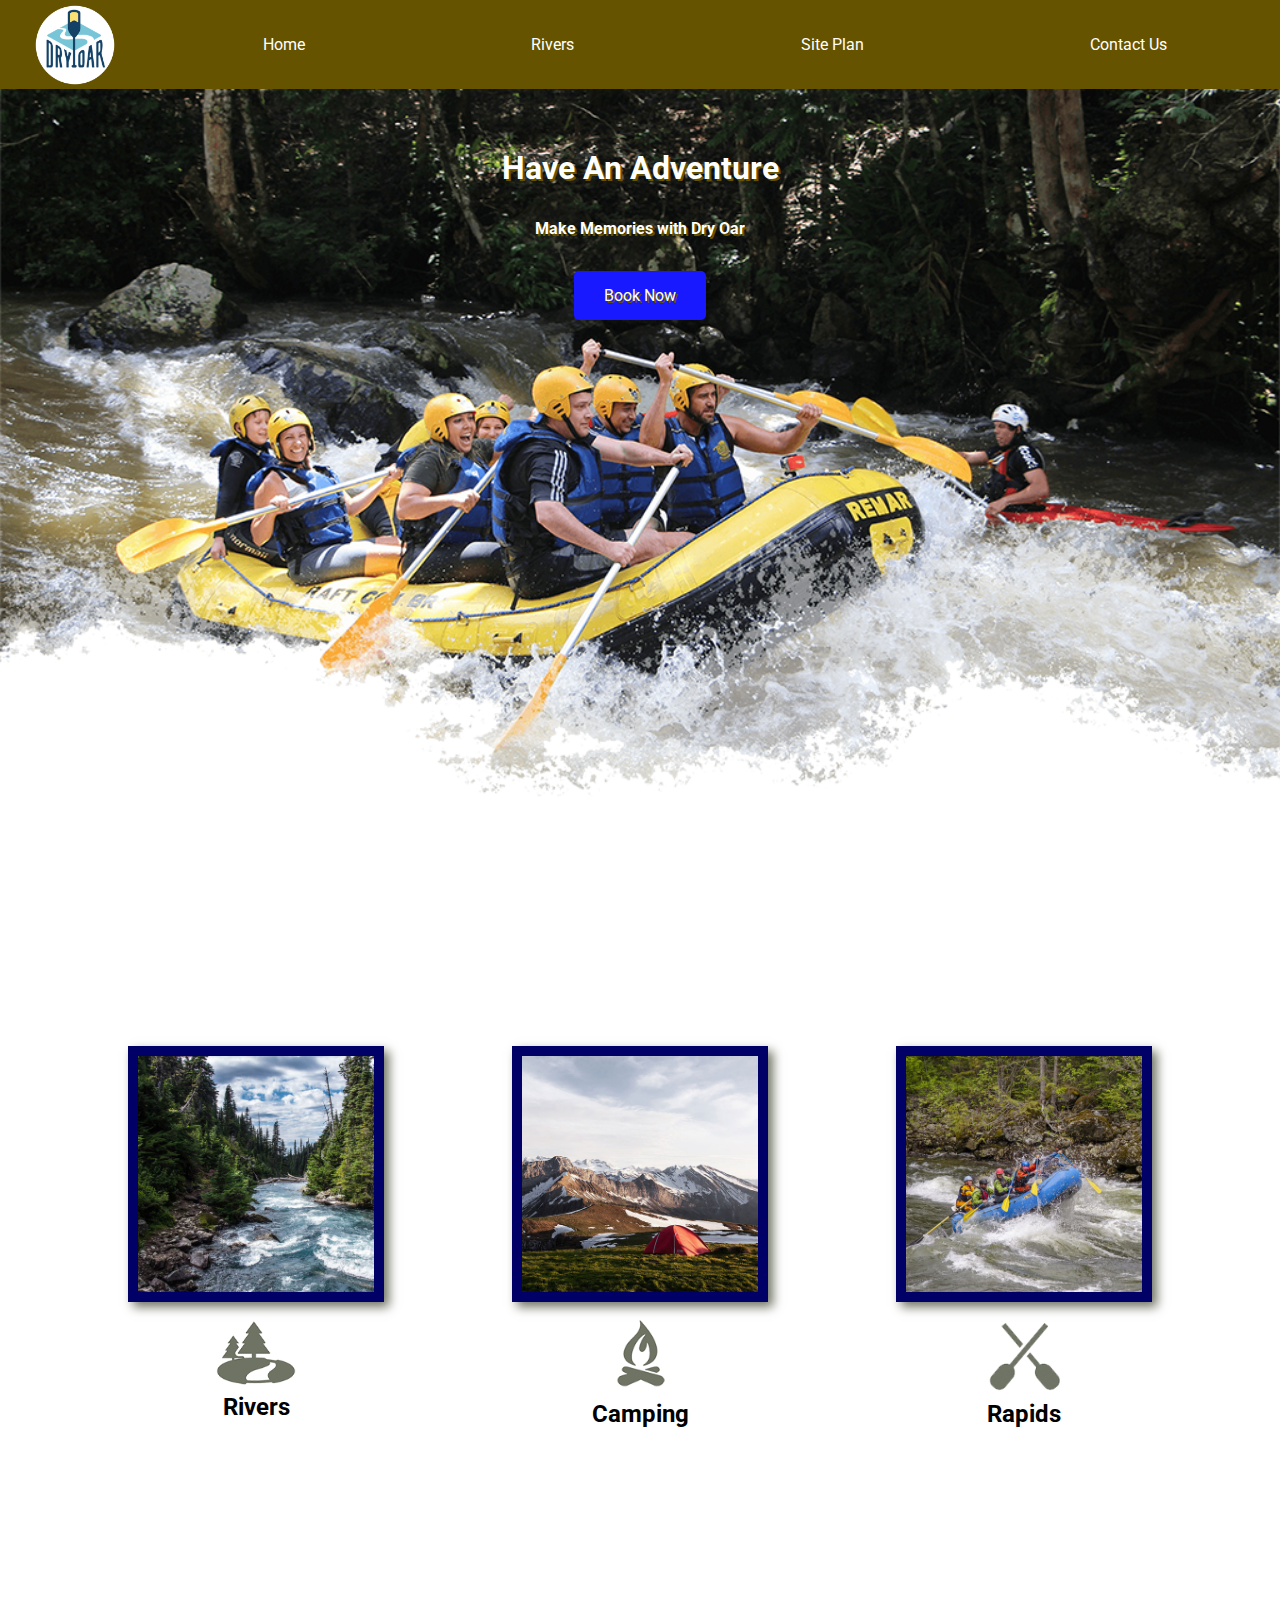
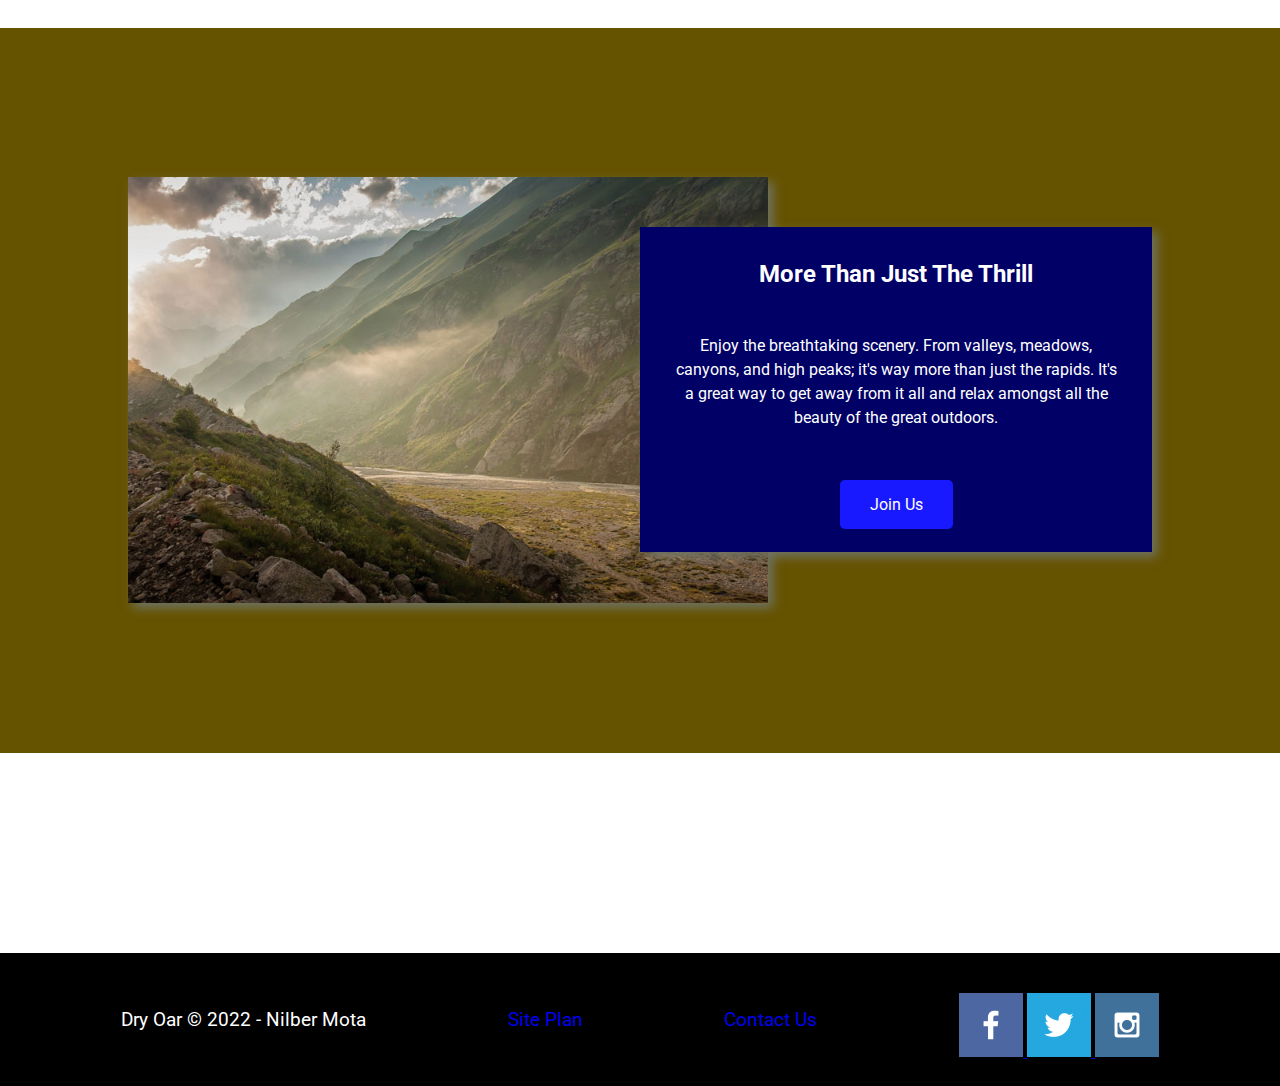
<file: wwr/index.html>
<!DOCTYPE html>
<html lang="en">

<head>
  <meta charset="UTF-8">
  <meta http-equiv="X-UA-Compatible" content="IE=edge">
  <meta name="viewport" content="width=device-width, initial-scale=1.0">
  <link rel="stylesheet" href="./styles/style.css">
  <title>Whitewater Rafting Vacations | Dry Oar Boating | Home</title>
</head>

<body>
  <div id="content">
    <header>
      <a id="logo_link" href="/index.html">
        <img class="logo" src="images/logo.jpg" alt="Dry Oar Logo">
      </a>

      <nav>
        <a href="index.html">Home</a>
        <a href="rivers.html">Rivers</a>
        <a href="site-plan-rafting.html">Site Plan</a>
        <a href="contactus.html">Contact Us</a>
      </nav>
    </header>

    <div id="hero">
      <div id="hero-box">
        <img id="hero-img" src="images/hero.png" alt="People enjoying white water rafting">
      </div>
      <section id="hero-msg">
        <h1 class="home-title">Have An Adventure</h1>
        <h4>Make Memories with Dry Oar </h4>
        <div class='button-box'>
          <a class='book' href="rates.html">Book Now</a>
        </div>
      </section>
    </div>

    <main class="home-grid">
      <section class="rivers-card">
        <img class="card-img" src="images/rivers.jpg" alt="river in forest">
        <img class="icon" src="images/river_icon.png" alt="river icon">
        <h2>Rivers</h2>
      </section>
      <section class="camping-card">
        <img class="card-img" src="images/camping.jpg" alt="tent in mountains">
        <img class="icon" src="images/fire_icon.png" alt="fire icon">
        <h2>Camping</h2>
      </section>
      <section class="rapids-card">
        <img class="card-img" src="images/rapids.jpg" alt="rafting boat">
        <img class="icon" src="images/oars.png" alt="oars icon">
        <h2>Rapids</h2>
      </section>

      <div id="background"></div>

      <img class="mountains" src="images/mountains.jpg" alt="Misty mountains">
      <section class="msg">
        <h2>More Than Just The Thrill</h2>
        <p>Enjoy the breathtaking scenery. From valleys, meadows, canyons, and high peaks; it's way more than just the rapids. It's a great way to get away from it all and relax amongst all the beauty of the great outdoors. </p>
        <a class='join' href="rivers.html">Join Us</a>
      </section>
    </main>

    <footer>
      <p>Dry Oar &copy; 2022 - Nilber Mota</p>
      <p><a href="site-plan-rafting.html">Site Plan</a></p>
      <p><a href="contactus.html">Contact Us</a></p>
      <div class="social">
        <a href="https://facebook.com" target="_blank">
          <img src="images/facebook.png" alt="fb icon">
        </a>
        <a href="https://twitter.com" target="_blank">
          <img src="images/twitter.png" alt="twitter icon">
        </a>
        <a href="https://instagram.com" target="_blank">
          <img src="images/instagram.png" alt="instagram icon">
        </a>
      </div>
    </footer>
  </div>
</body>

</html>
</file>
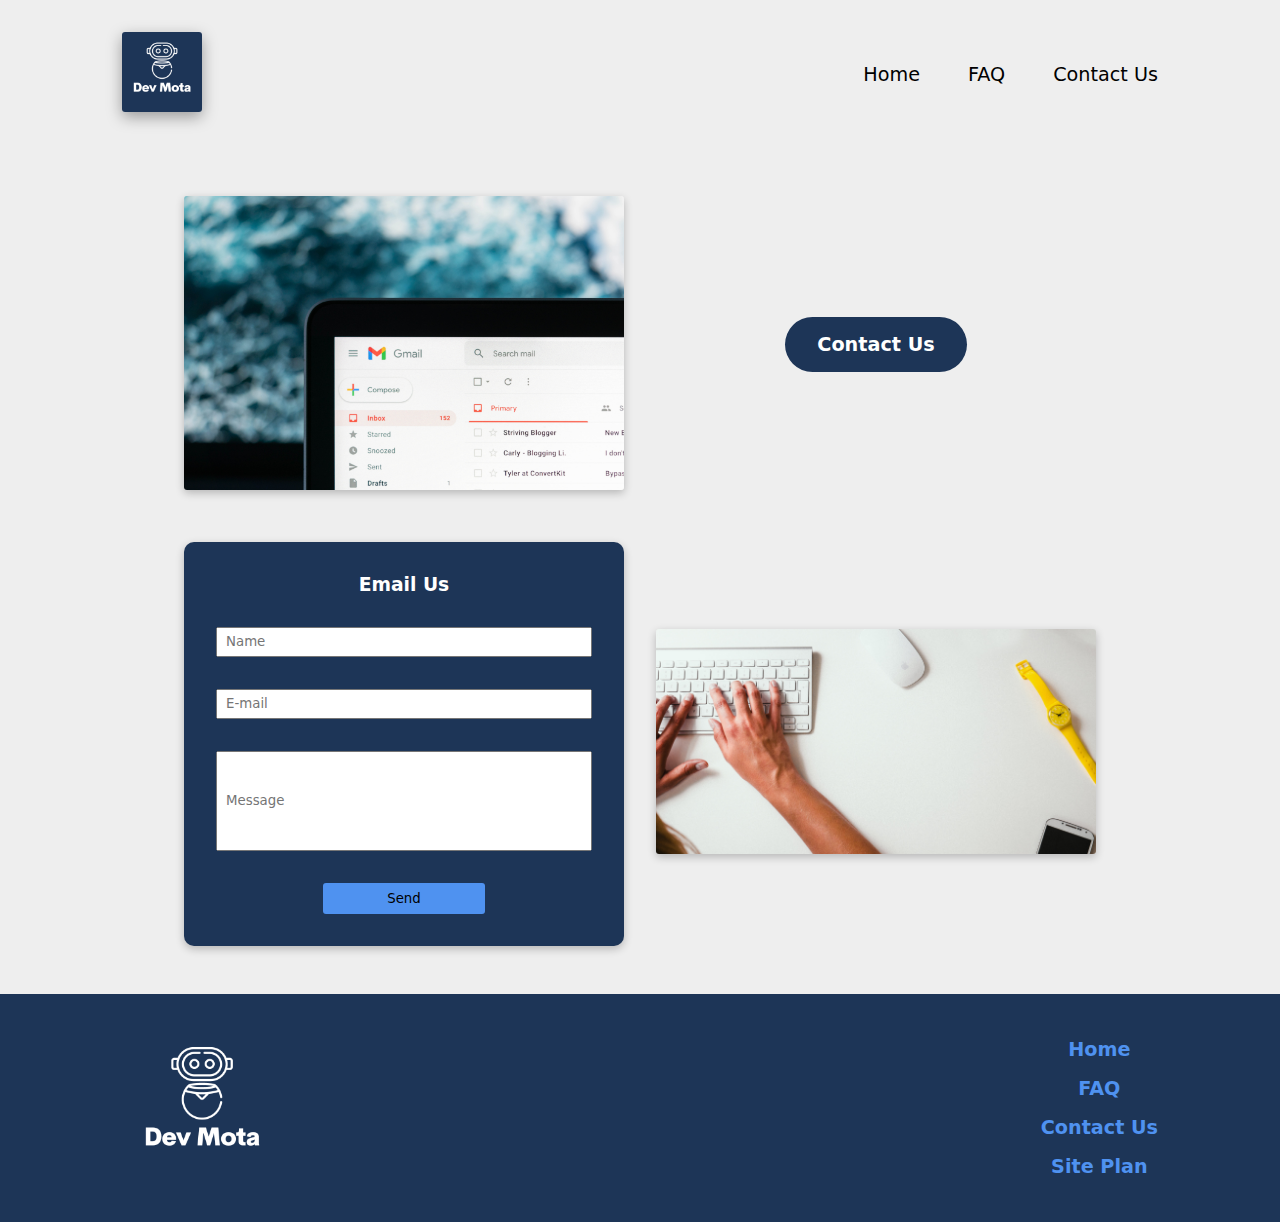
<file: devmota/pages/ContactUs/index.html>
<!DOCTYPE html>
<html lang="en">

<head>
  <meta charset="UTF-8">
  <meta http-equiv="X-UA-Compatible" content="IE=edge">
  <meta name="viewport" content="width=device-width, initial-scale=1.0">
  <link rel="stylesheet" href="../../global.css">
  <link rel="stylesheet" href="../../styles/contactUs.css">
  <title>Page3</title>
</head>

<body>
  <header>
    <a id="logo" href="/index.html"><img src="../../assets/images/logo.png" alt="Logo"></a>

    <nav id="menu">
      <li class="menuItem"><a href="/">Home</a></li>
      <li class="menuItem"><a href="/pages/Faq/">FAQ</a></li>
      <li class="menuItem"><a href="/pages/ContactUs/">Contact Us</a></li>
    </nav>
  </header>

  <main>
    <section class="imageAndButton">
      <div class="img1"><img src="../../assets/images/contact-image1.jpg" alt=""></div>
      <div class="button">
        <button>Contact Us</button>
      </div>
    </section>

    <section class="formAndImage">
      <div class="formContainer">
        <h3>Email Us</h3>
        <input class="input-type1" type="text" placeholder="Name">
        <input class="input-type1" type="email" placeholder="E-mail">
        <input class="msg-input" type="text" placeholder="Message">
        <button type="submit">Send</button>
      </div>
      <div class="img2"><img src="../../assets/images/contact-image2.jpg" alt=""></div>
    </section>
  </main>

  <footer>
    <a id="logoFooter" href="/index.html"><img src="../../assets/images/logo.png" alt="Logo"></a>

    <nav id="footerNav">
      <li class="footerItem"><a href="/">Home</a></li>
      <li class="footerItem"><a href="/pages/Faq/">FAQ</a></li>
      <li class="footerItem"><a href="/pages/ContactUs/">Contact Us</a></li>
      <li class="footerItem"><a href="/site-plan.html">Site Plan</a></li>

    </nav>
  </footer>
</body>

</html>
</file>
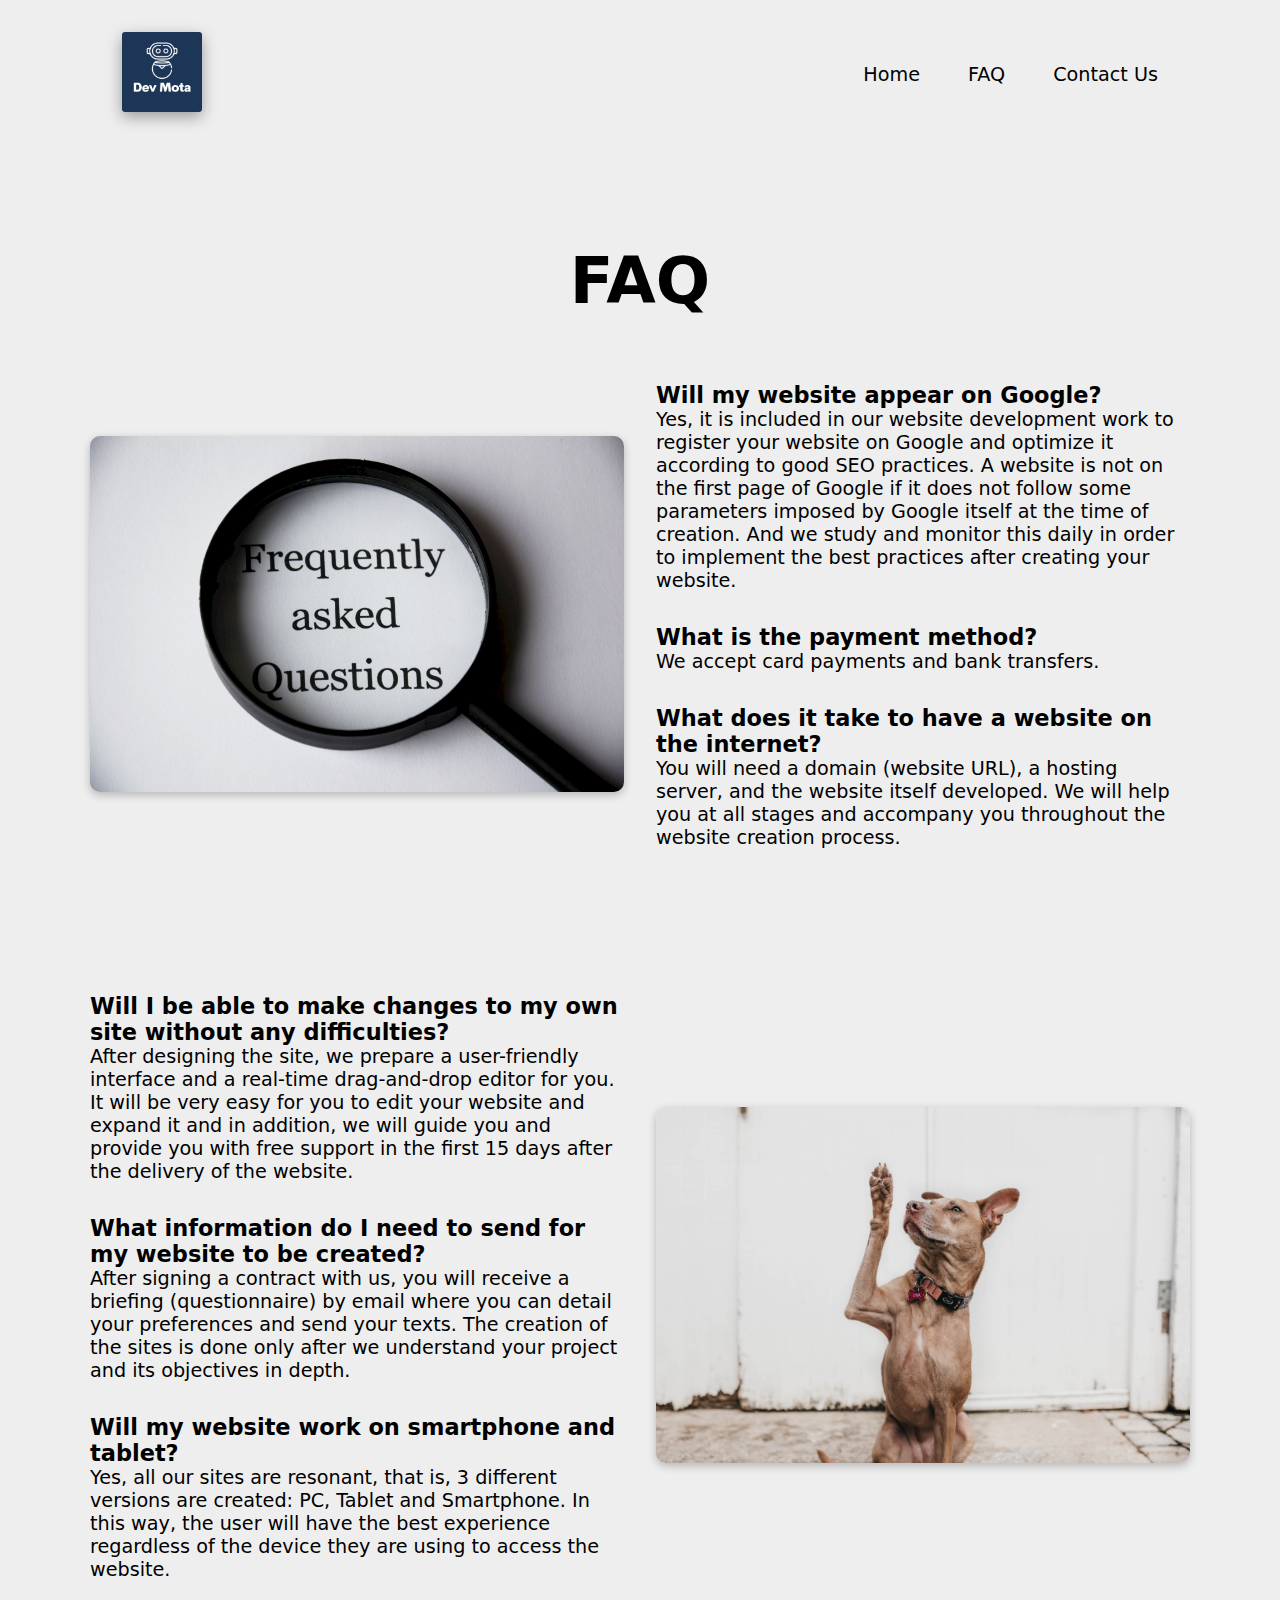
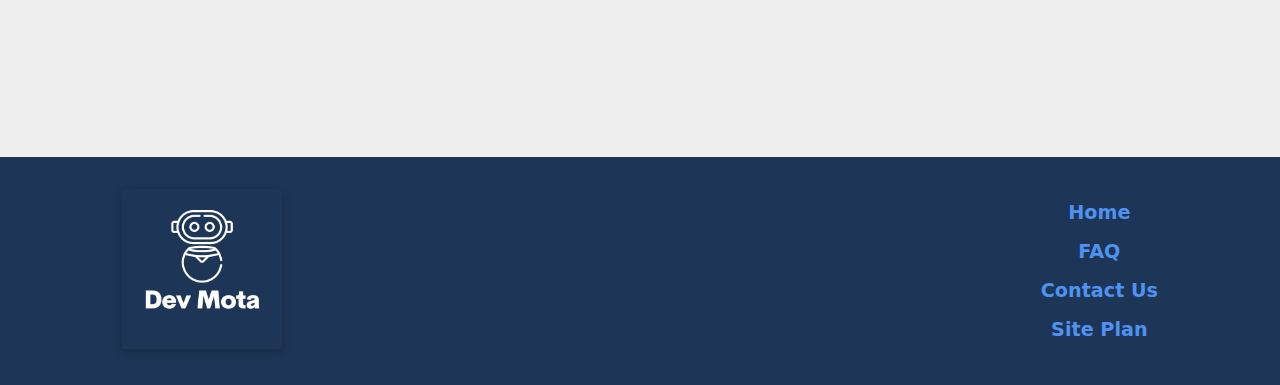
<file: devmota/pages/Faq/index.html>
<!DOCTYPE html>
<html lang="en">

<head>
  <meta charset="UTF-8">
  <meta http-equiv="X-UA-Compatible" content="IE=edge">
  <meta name="viewport" content="width=device-width, initial-scale=1.0">
  <link rel="stylesheet" href="../../global.css">
  <link rel="stylesheet" href="../../styles/faq.css">
  <title>Faq</title>
</head>

<body>
  <header>
    <a id="logo" href="/index.html"><img src="../../assets/images/logo.png" alt="Logo"></a>

    <nav id="menu">
      <li class="menuItem"><a href="/">Home</a></li>
      <li class="menuItem"><a href="/pages/Faq/">FAQ</a></li>
      <li class="menuItem"><a href="/pages/ContactUs/">Contact Us</a></li>
    </nav>
  </header>

  <main>
    <section class="faq">
      <h1>FAQ</h1>

      <div class="faq1">
        <div class="img1"><img src="../../assets/images/faq-image1.jpg" alt=""></div>
        <div class="text">
          <div class="question">
            <h3>Will my website appear on Google?</h3>
            <p>Yes, it is included in our website development work to register your website on Google and optimize it according to good SEO practices.

              A website is not on the first page of Google if it does not follow some parameters imposed by Google itself at the time of creation. And we study and monitor this daily in order to implement the best practices after creating your website.</p>
          </div>

          <div class="question">
            <h3>What is the payment method?</h3>
            <p>We accept card payments and bank transfers.</p>
          </div>

          <div class="question">
            <h3>What does it take to have a website on the internet?</h3>
            <p>You will need a domain (website URL), a hosting server, and the website itself developed. We will help you at all stages and accompany you throughout the website creation process.</p>
          </div>


        </div>
      </div>

      <div class="faq2">

        <div class="text">
          <div class="question">
            <h3>Will I be able to make changes to my own site without any difficulties?</h3>
            <p>After designing the site, we prepare a user-friendly interface and a real-time drag-and-drop editor for you. It will be very easy for you to edit your website and expand it and in addition, we will guide you and provide you with free support in the first 15 days after the delivery of the website.</p>
          </div>
          <div class="question">
            <h3>What information do I need to send for my website to be created?</h3>
            <p>After signing a contract with us, you will receive a briefing (questionnaire) by email where you can detail your preferences and send your texts. The creation of the sites is done only after we understand your project and its objectives in depth.</p>
          </div>
          <div class="question">
            <h3>Will my website work on smartphone and tablet?</h3>
            <p>Yes, all our sites are resonant, that is, 3 different versions are created: PC, Tablet and Smartphone. In this way, the user will have the best experience regardless of the device they are using to access the website.</p>
          </div>
        </div>
        <div class="img2"><img src="../../assets/images/faq-image2.jpg" alt=""></div>

      </div>
    </section>
  </main>

  <footer>
    <a id="logoFooter" href="/index.html"><img src="../../assets/images/logo.png" alt="Logo"></a>

    <nav id="footerNav">
      <li class="footerItem"><a href="/">Home</a></li>
      <li class="footerItem"><a href="/pages/Faq/">FAQ</a></li>
      <li class="footerItem"><a href="/pages/ContactUs/">Contact Us</a></li>
      <li class="footerItem"><a href="/site-plan.html">Site Plan</a></li>

    </nav>
  </footer>
</body>

</html>
</file>
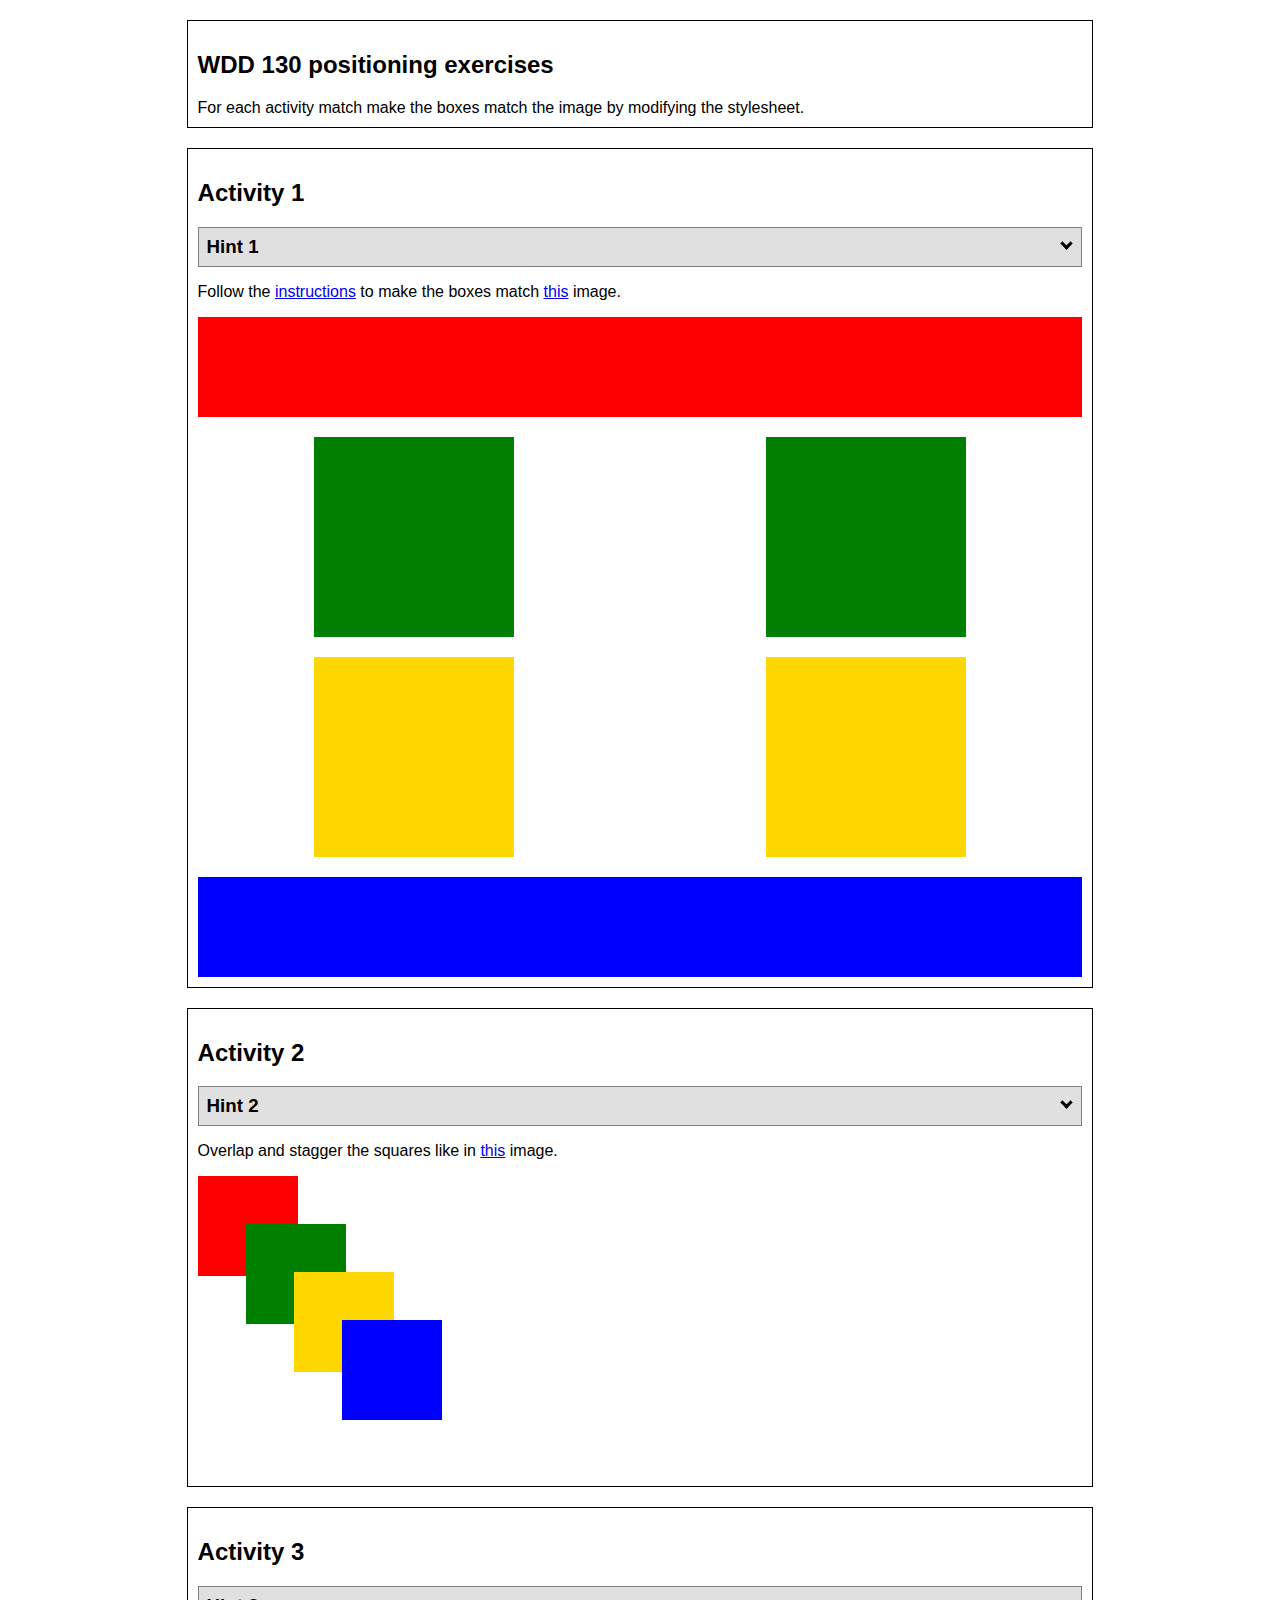
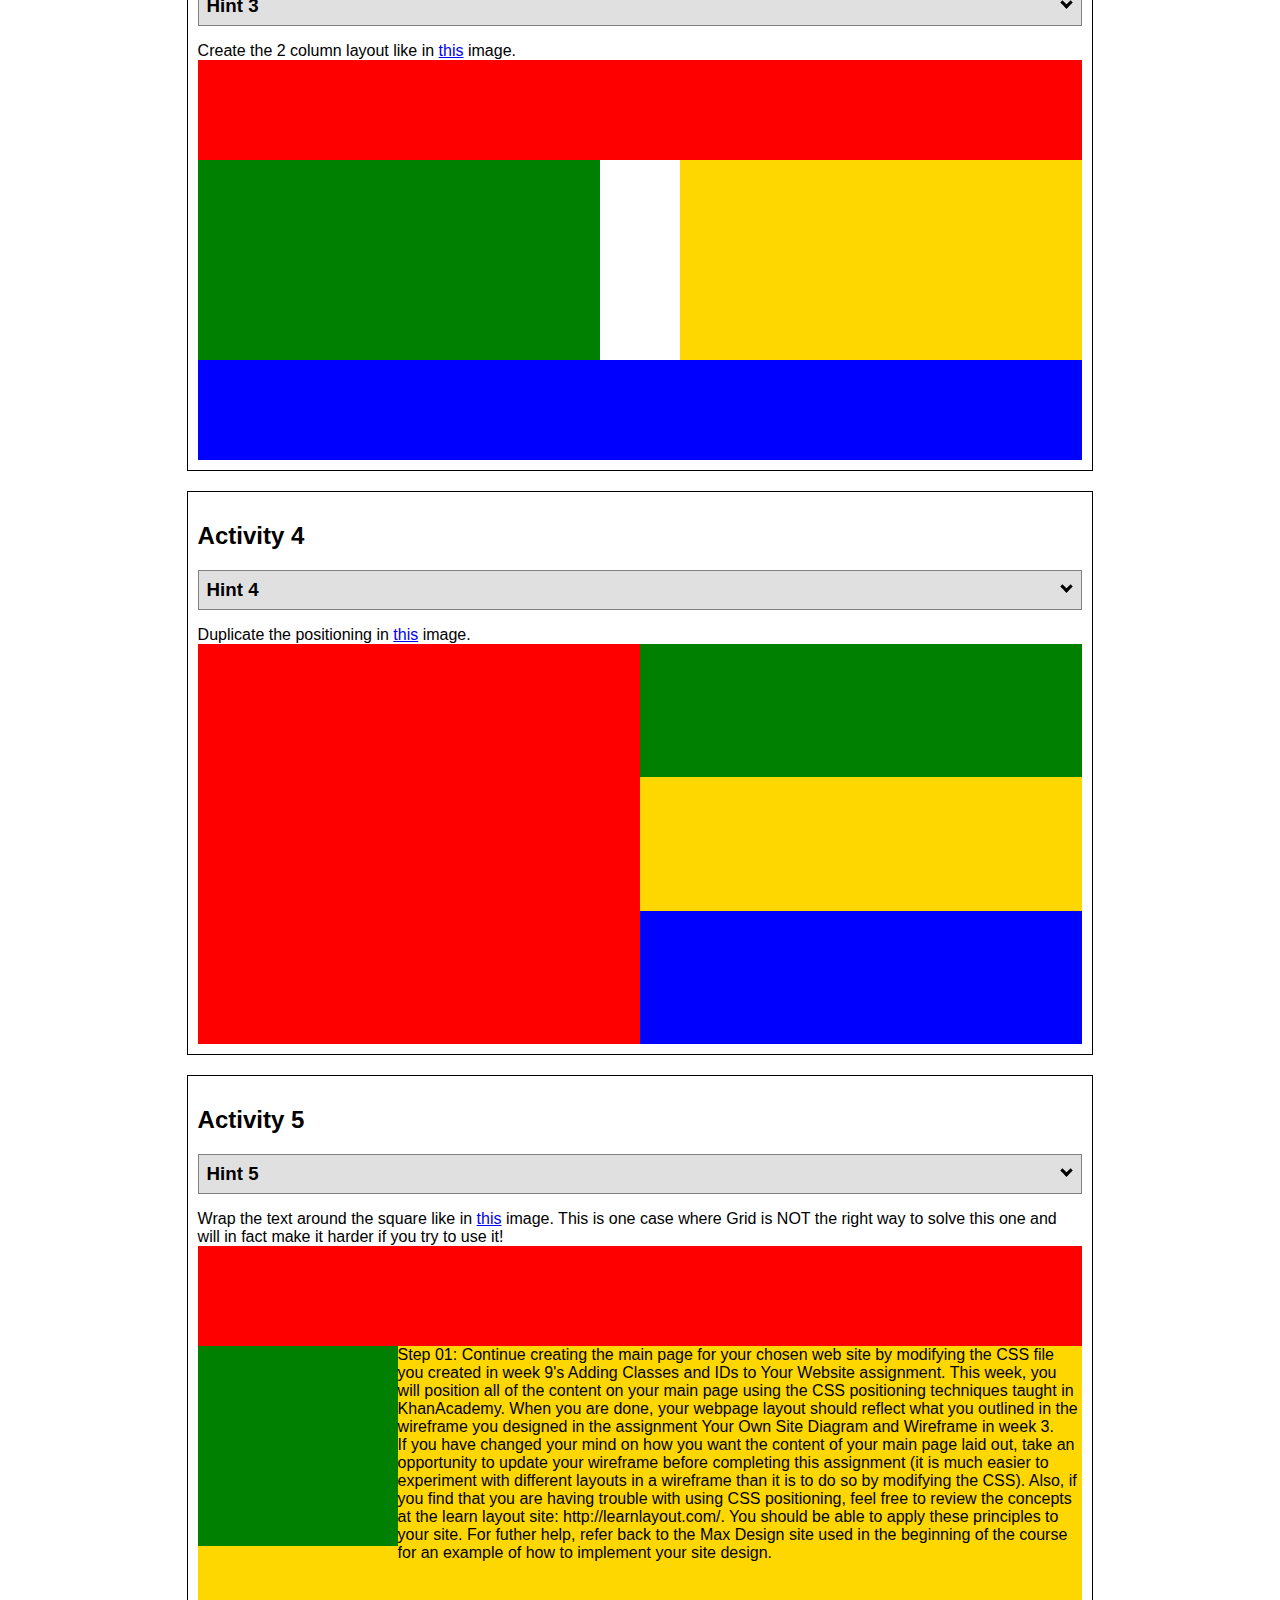
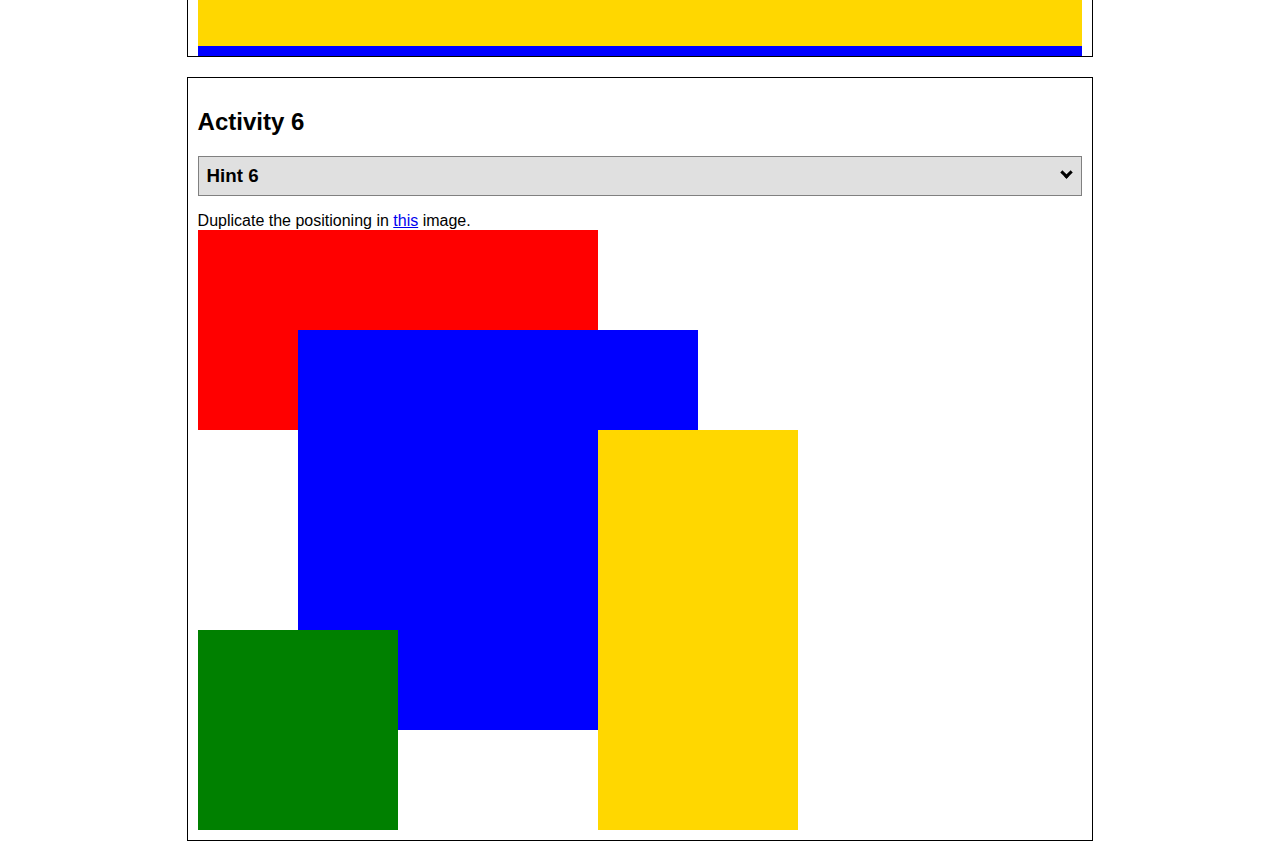
<file: positioning.html>
<!DOCTYPE html>
<html lang="en">
  <head>
    <!-- HTML - Name: positioning.html -->
    <title>Positioning Activity</title>
    <link rel="stylesheet" type="text/css" href="positionstyles.css" />
  </head>
  <body>
    <div class="activity">
      <h2>WDD 130 positioning exercises</h2>
      For each activity match make the boxes match the image by modifying the stylesheet.</div>
    <div class="activity">
      <h2>Activity 1</h2>
      <section class="hint"><input type="checkbox" ><i></i> <h3>Hint 1</h3><div><p>Check out the <a href="https://byui-wdd.github.io/wdd130/activities/w06-css-positioning.html" target="_blank">activity instructions</a> in Ilearn!</p></div></section>
      <p>Follow the <a href="https://byui-wdd.github.io/wdd130/activities/w06-css-positioning.html" target="_blank">instructions</a> to make the boxes match  <a href="https://byui-wdd.github.io/wdd130/images/example1.png" target="_blank">this</a> image.</p>
      <div class="content1" >
        <div class="red1" ></div>
        <div class="green1" ></div>
        <div class="green1" ></div>
        <div class="yellow1"></div>
        <div class="yellow1"></div>
        <div class="blue1"></div>
      </div>
    </div>
    <div class="activity">
      <h2>Activity 2</h2>
      <section class="hint"><input type="checkbox" > <h3>Hint 2</h3><i></i><div><p>Remember that the best way to shift elements around slightly on the page is with Margins.  You could also use Grid.  Either would work for this. If you choose margin, you can use a <em>negative</em> margin. (ie margin-top: -20px;)</p><h4>Properties used:</h4><ul><li>margin-top, margin-left</li><li>...or...</li><li>grid-template-columns: 50px 50px 50px 50px 50px </li></ul></div></section>
      <p>Overlap and stagger the squares like in <a href="https://byui-wdd.github.io/wdd130/images/example2.png" target="_blank">this</a> image.</p>
      <div class="content2" >
        <div class="red2" ></div>
        <div class="green2" ></div>
        <div class="yellow2"></div>
        <div class="blue2"></div>
      </div>
    </div>
    <div class="activity">
      <h2>Activity 3</h2>
      <section class="hint"><input type="checkbox" > <h3>Hint 3</h3><i></i><div><p>This one is going to be best solved with CSS Grid. Remember to make the boxes the right width first...then start moving them around. </p><h4>Properties used:</h4><ul><li>display:grid;</li><li>grid-template-columns:</li><li>grid-column-gap:</li>
        <li>grid-column:</li>  </ul></div></section>
      Create the 2 column layout like in <a href="https://byui-wdd.github.io/wdd130/images/example3.png" target="_blank">this</a>  image.
      <div class="content3" >
        <div class="red3" ></div>
        <div class="green3" ></div>
        <div class="yellow3"></div>
        <div class="blue3"></div>
      </div>
    </div>
    <div class="activity">
      <h2>Activity 4</h2>
      <section class="hint"><input type="checkbox" > <h3>Hint 4</h3><i></i><div><p>For the others we have been primarily concerned with width. For this one you will need to adjust height as well. </p><h4>Properties used:</h4><ul><li>display:grid;</li><li>grid-template-columns:</li><li>grid-row:</li></ul></div></section>
      Duplicate the positioning in <a href="https://byui-wdd.github.io/wdd130/images/example4.png" target="_blank">this</a> image. 
      <div class="content4" >
        <div class="red4" ></div>
        <div class="green4" ></div>
        <div class="yellow4"></div>
        <div class="blue4"></div>
      </div>
    </div>

    <div class="activity">
      <h2>Activity 5</h2>
      <section class="hint"><input type="checkbox" > <h3>Hint 5</h3><i></i><div><p>Grid is <strong>not</strong> the right way to do this.  In fact there is only one way to really do that...and that is with float. Remember that we float the thing we want the text to wrap around.  Also remember to start by making all the shapes the right size and shape.</p><h4>Properties used:</h4><ul><li>float: left;</li></ul></div></section>
      Wrap the text around the square like in <a href="https://byui-wdd.github.io/wdd130/images/example5.png" target="_blank">this</a> image. This is one case where Grid is NOT the right way to solve this one and will in fact make it harder if you try to use it!
      <div class="content5" >
        <div class="red5" ></div>
        <div class="green5" ></div>
        <div class="yellow5">Step 01: Continue creating the main page for your chosen web site by modifying the CSS file you created in week 9's Adding Classes and IDs to Your Website assignment. This week, you will position all of the content on your main page using the CSS positioning techniques taught in KhanAcademy. When you are done, your webpage layout should reflect what you outlined in the wireframe you designed in the assignment Your Own Site Diagram and Wireframe in week 3. <br />
          If you have changed your mind on how you want the content of your main page laid out, take an opportunity to update your wireframe before completing this assignment (it is much easier to experiment with different layouts in a wireframe than it is to do so by modifying the CSS). Also, if you find that you are having trouble with using CSS positioning, feel free to review the concepts at the learn layout site: http://learnlayout.com/. You should be able to apply these principles to your site. For futher help, refer back to the Max Design site used in the beginning of the course for an example of how to implement your site design.</div>
        <div class="blue5"></div>
      </div>
    </div>
    <div class="activity">
      <h2>Activity 6</h2>
      <section class="hint"><input type="checkbox" > <h3>Hint 6</h3><i></i><div><p>This one is all about visualizing the grid behind the layout. If you are having a hard time doing that first: all the sizes are even multiples of 100, and second here is another example with the lines drawn: <a href="https://byui-wdd.github.io/wdd130/images/example6-hint.png" target="_blank">example 6 with lines</a>. For this one you will find it easiest if you use px for the column width. You can also use <kbd>z-index</kbd> to control the element layering.    </p><h4>Properties used:</h4><ul><li>display:grid;</li><li>grid-template-columns:</li><li>grid-column:</li><li>grid-row:</li><li><a href="https://www.w3schools.com/cssref/pr_pos_z-index.asp" target="_blank">z-index:</a></li></ul></div></section>
      Duplicate the positioning in <a href="https://byui-wdd.github.io/wdd130/images/example6.png" target="_blank">this</a> image.
      <div class="content6" >
        <div class="red6" ></div>
        <div class="green6" ></div>
        <div class="yellow6"></div>
        <div class="blue6"></div>
      </div>
    </div>
  </body>
</html>
</file>
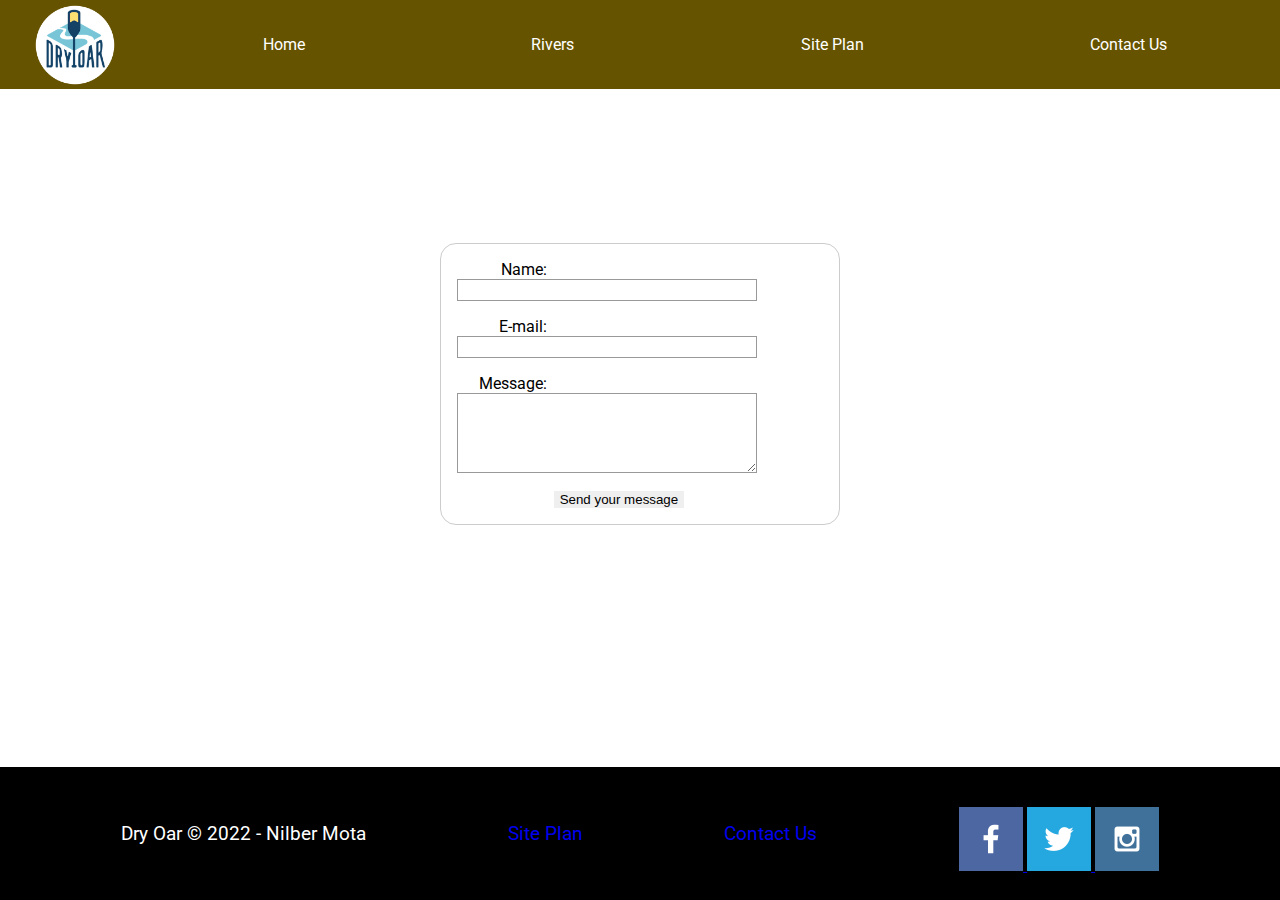
<file: wwr/contactus.html>
<!DOCTYPE html>
<html lang="en">

<head>
  <meta charset="UTF-8">
  <meta http-equiv="X-UA-Compatible" content="IE=edge">
  <meta name="viewport" content="width=device-width, initial-scale=1.0">
  <link rel="stylesheet" href="./styles/style.css">
  <title>Whitewater Rafting Vacations | Dry Oar Boating | Contact Us</title>
</head>

<body>
  <div id="content">
    <header>
      <a id="logo_link" href="/index.html">
        <img class="logo" src="images/logo.jpg" alt="Dry Oar Logo">
      </a>

      <nav>
        <a href="index.html">Home</a>
        <a href="rivers.html">Rivers</a>
        <a href="site-plan-rafting.html">Site Plan</a>
        <a href="contactus.html">Contact Us</a>
      </nav>
    </header>

    <main class="contact-flex">
      <div id="feedback"></div>
      <form action="/my-handling-form-page" method="post">
        <ul>
          <li>
            <label for="name">Name:</label>
            <input type="text" id="name" name="user_name" />
          </li>
          <li>
            <label for="mail">E-mail:</label>
            <input type="email" id="mail" name="user_email" />
          </li>
          <li>
            <label for="msg">Message:</label>
            <textarea id="msg" name="user_message"></textarea>
          </li>
          <li class="button">
            <button type="submit">Send your message</button>
          </li>
        </ul>
      </form>
    </main>

    <footer>
      <p>Dry Oar &copy; 2022 - Nilber Mota</p>
      <p><a href="site-plan-rafting.html">Site Plan</a></p>
      <p><a href="contactus.html">Contact Us</a></p>
      <div class="social">
        <a href="https://facebook.com" target="_blank">
          <img src="images/facebook.png" alt="fb icon">
        </a>
        <a href="https://twitter.com" target="_blank">
          <img src="images/twitter.png" alt="twitter icon">
        </a>
        <a href="https://instagram.com" target="_blank">
          <img src="images/instagram.png" alt="instagram icon">
        </a>
      </div>
    </footer>
  </div>
</body>

<script>
  // get the feedback div element so we can do something with it.
  const feedbackElement = document.getElementById('feedback');
  // get the form so we can read what was entered in it.
  const formElement = document.forms[0];
  // add a 'listener' to wait for a submission of our form. When that happens run the code below.
  formElement.addEventListener('submit', function(e) {
    // stop the form from doing the default action.
    e.preventDefault();
    // set the contents of our feedback element to a message letting the user know the form was submitted successfully. Notice that we pull the name that was entered in the form to personalize the message!
    feedbackElement.innerHTML = 'Hello ' + formElement.user_name.value + '! Thank you for your message. We will get back with you as soon as possible!';
    // make the feedback element visible.
    feedbackElement.style.display = "block";
    // add a class to move everything down so our message doesn't cover it.
    document.body.classList.toggle('moveDown');
  });
</script>

</html>
</file>
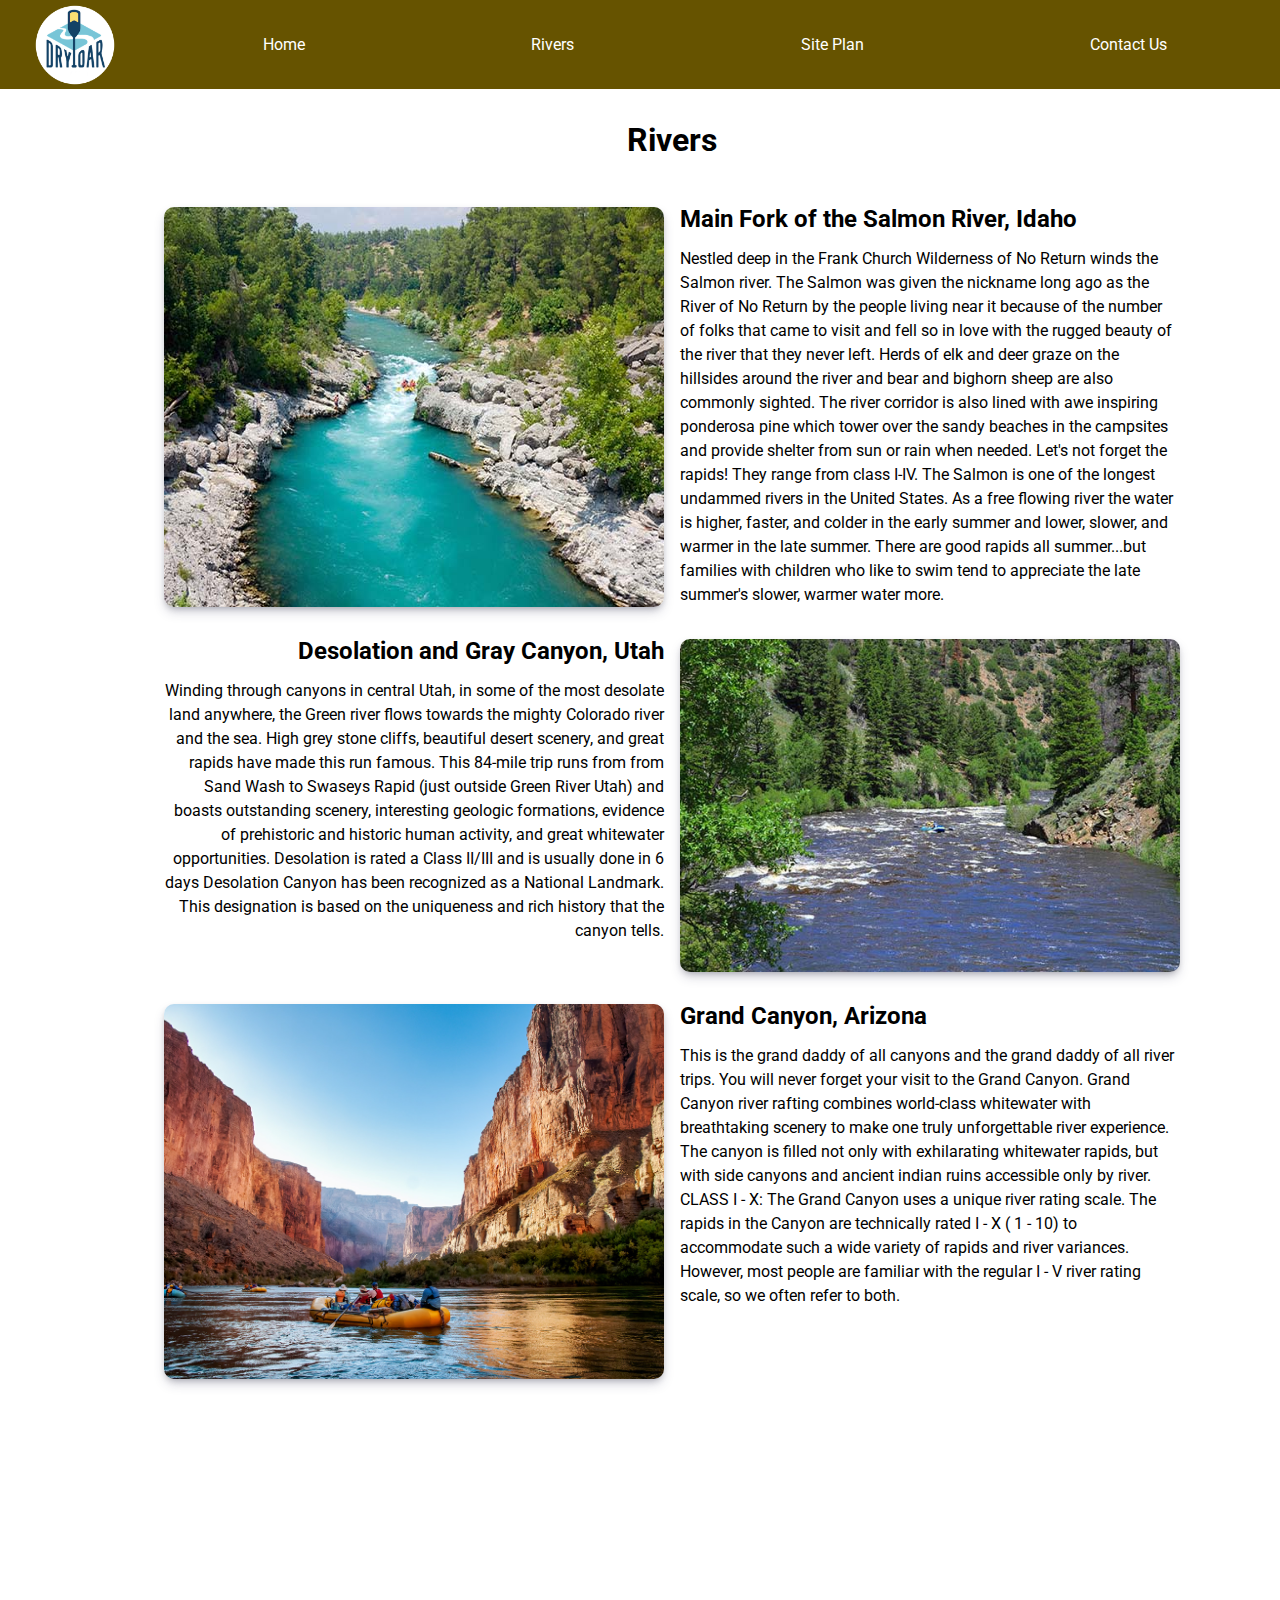
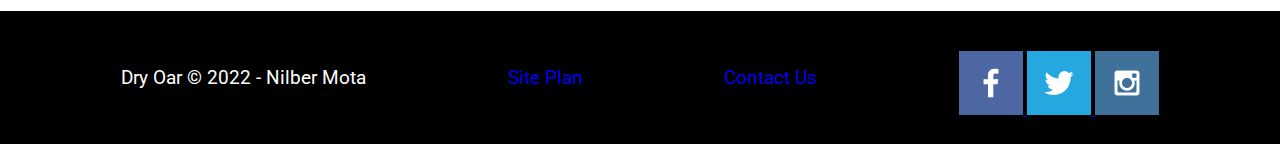
<file: wwr/rivers.html>
<!DOCTYPE html>
<html lang="en">

<head>
  <meta charset="UTF-8">
  <meta http-equiv="X-UA-Compatible" content="IE=edge">
  <meta name="viewport" content="width=device-width, initial-scale=1.0">
  <link rel="stylesheet" href="./styles/style.css">
  <link rel="stylesheet" href="./styles/style-river.css">
  <title>Rivers</title>
</head>

<body>
  <div id="content">
    <header>
      <a id="logo_link" href="/index.html">
        <img class="logo" src="images/logo.jpg" alt="Dry Oar Logo">
      </a>

      <nav>
        <a href="index.html">Home</a>
        <a href="rivers.html">Rivers</a>
        <a href="site-plan-rafting.html">Site Plan</a>
        <a href="contactus.html">Contact Us</a>
      </nav>
    </header>

    <main>
      <h1>Rivers</h1>

      <div class="riversGrid">
        <div class="rivers">
          <img src="images/river-1.jpg" alt="River">

          <div class="text">
            <h2>Main Fork of the Salmon River, Idaho</h2>
            <p>Nestled deep in the Frank Church Wilderness of No Return winds the Salmon river. The Salmon was given the nickname long ago as the River of No Return by the people living near it because of the number of folks that came to visit and fell so in love with the rugged beauty of the river that they never left.

              Herds of elk and deer graze on the hillsides around the river and bear and bighorn sheep are also commonly sighted. The river corridor is also lined with awe inspiring ponderosa pine which tower over the sandy beaches in the campsites and provide shelter from sun or rain when needed.

              Let's not forget the rapids! They range from class I-IV. The Salmon is one of the longest undammed rivers in the United States. As a free flowing river the water is higher, faster, and colder in the early summer and lower, slower, and warmer in the late summer. There are good rapids all summer...but families with children who like to swim tend to appreciate the late summer's slower, warmer water more.</p>
          </div>
        </div>

        <div class="rivers-reverse">
          <img src="images/river-2.jpg" alt="River">

          <div class="text">
            <h2>Desolation and Gray Canyon, Utah</h2>
            <p>Winding through canyons in central Utah, in some of the most desolate land anywhere, the Green river flows towards the mighty Colorado river and the sea. High grey stone cliffs, beautiful desert scenery, and great rapids have made this run famous. This 84-mile trip runs from from Sand Wash to Swaseys Rapid (just outside Green River Utah) and boasts outstanding scenery, interesting geologic formations, evidence of prehistoric and historic human activity, and great whitewater opportunities.

              Desolation is rated a Class II/III and is usually done in 6 days

              Desolation Canyon has been recognized as a National Landmark. This designation is based on the uniqueness and rich history that the canyon tells.</p>
          </div>
        </div>

        <div class="rivers">
          <img src="images/river-3.jpg" alt="River">

          <div class="text">
            <h2>Grand Canyon, Arizona</h2>
            <p>This is the grand daddy of all canyons and the grand daddy of all river trips. You will never forget your visit to the Grand Canyon.

              Grand Canyon river rafting combines world-class whitewater with breathtaking scenery to make one truly unforgettable river experience. The canyon is filled not only with exhilarating whitewater rapids, but with side canyons and ancient indian ruins accessible only by river.

              CLASS I - X: The Grand Canyon uses a unique river rating scale. The rapids in the Canyon are technically rated I - X ( 1 - 10) to accommodate such a wide variety of rapids and river variances. However, most people are familiar with the regular I - V river rating scale, so we often refer to both.</p>
          </div>
        </div>
      </div>

    </main>

    <footer>
      <p>Dry Oar &copy; 2022 - Nilber Mota</p>
      <p><a href="site-plan-rafting.html">Site Plan</a></p>
      <p><a href="contactus.html">Contact Us</a></p>
      <div class="social">
        <a href="https://facebook.com" target="_blank">
          <img src="images/facebook.png" alt="fb icon">
        </a>
        <a href="https://twitter.com" target="_blank">
          <img src="images/twitter.png" alt="twitter icon">
        </a>
        <a href="https://instagram.com" target="_blank">
          <img src="images/instagram.png" alt="instagram icon">
        </a>
      </div>
    </footer>
  </div>
</body>

</html>
</file>
<file: wwr/styles/style.css>
@import url("https://fonts.googleapis.com/css2?family=Roboto:wght@400;500;700&display=swap");

* {
  margin: 0;
  border: 0;
  box-sizing: border-box;
}
:root {
  /* change the values below to your colors from your palette */
  --primary-color: #000066;
  --secondary-color: #ffffff;
  --accent1-color: #1919ff;
  --accent2-color: #665300;

  /* change the values below to your chosen font(s) */
  --heading-font: "Roboto", sans-serif;
  --paragraph-font: "Roboto", sans-serif;

  /* these colors below should be chosen from among your palette colors above */
  --headline-color-on-white: #000066; /* headlines on a white background */
  --headline-color-on-color: #000066; /* headlines on a colored background */
  --paragraph-color-on-white: #396e94; /* paragraph text on a white background */
  --paragraph-color-on-color: #fff; /* paragraph text on a colored background */
  --paragraph-background-color: #665300;
  --nav-link-color: #fff;
  --nav-background-color: #000066;
  --nav-hover-link-color: white;
  --nav-hover-background-color: #1919ff;
}

body {
  background-color: var(--secondary-color);
  font-family: "Roboto", Arial, Helvetica, sans-serif;
  font-weight: 22px;
}

header {
  background-color: var(--accent2-color);
  display: grid;
  grid-template-columns: 150px auto;
}

#content {
  max-width: 1600px;
  margin: 0 auto;
  display: flex;
  flex-direction: column;
  justify-content: space-between;
  min-height: 100vh;
}

#logo_link {
  padding-top: 5px;
  justify-self: center;
  align-self: center;
}

.logo {
  width: 80px;
}
.icon {
  width: 80px;
  padding-top: 10px;
}

nav {
  display: flex;
  justify-content: space-around;
}

nav a {
  text-align: center;
  color: var(--nav-link-color);
  text-decoration: none;
  padding: 35px;
}
nav a:hover {
  color: var(--accent1-color);
}

#hero {
  display: grid;
  grid-template-columns: 1fr 3fr 1fr;
  margin-top: -100px;
}

#hero-box {
  width: 100%;
  grid-column: 1/4;
  grid-row: 1/3;
  z-index: -1;
}

#hero-box #hero-img {
  width: 100%;
}

#hero-msg {
  grid-column: 2/3;
  grid-row: 1/2;
  margin-top: 150px;

  display: flex;
  flex-direction: column;
  gap: 2rem;
  text-shadow: 2px 2px var(--accent2-color);
}

#hero-msg h1,
#hero-msg h4 {
  text-align: center;
  color: white;
}

#hero-msg .button-box {
  margin-top: 1em;
}

.home-title {
  font-size: 2em;
  margin-top: 10px;
}

.button-box {
  text-align: center;
}

main section {
  text-align: center;
}

.home-grid {
  display: grid;
  grid-template-columns: 1fr 1fr 1fr 1fr 1fr 1fr 1fr 1fr 1fr 1fr;
}

.card-img {
  border: 10px solid var(--primary-color);
  width: 100%;

  transition: transform 0.5s;
  box-shadow: 5px 5px 10px #6f7364;
}

.card-img:hover {
  opacity: 0.6;
  transform: scale(1.1);
}

#background {
  height: 725px;
  background: var(--accent2-color);
  grid-column: 1/11;
  grid-row: 4/9;
}

.book,
.join {
  background-color: var(--accent1-color);
  color: white;
  text-decoration: none;
  padding: 15px 30px;
  margin-top: 50px;
  border-radius: 5px;
}

.book:hover,
.join:hover {
  color: var(--paragraph-color-on-white);
}

.rivers-card,
.camping-card,
.rapids-card {
  margin: 200px 0;
}

.rivers-card {
  grid-column: 2/4;
  grid-row: 2/3;
}

.camping-card {
  grid-column: 5/7;
  grid-row: 2/3;
}

.rapids-card {
  grid-column: 8/10;
  grid-row: 2/3;
}

.msg {
  background-color: var(--primary-color);
  color: var(--paragraph-color-on-color);
  line-height: 1.5em;
  padding: 35px;
  box-shadow: 5px 5px 10px #6f7364;

  grid-column: 6/10;
  grid-row: 6/7;
}

.msg p {
  padding-bottom: 15px;
  margin: 3em 0;
}

.mountains {
  margin: 3em 0;
  width: 100%;
  grid-column: 2/7;
  grid-row: 5/8;

  box-shadow: 5px 5px 10px #6f7364;
}

footer {
  background: #000;
  color: #fff;
  text-decoration: none;
  padding: 25px 50px;
  margin-top: 200px;

  display: flex;
  justify-content: space-around;
  align-items: center;
}

footer p {
  font-size: 1.2em;
}

footer p a {
  text-decoration: none;
}

footer p a:hover {
  text-decoration: underline;
}

footer .social img {
  padding-top: 15px;
}

@media screen and (max-width: 900px) {
  #hero,
  .home-grid {
    display: block;
    height: auto;
  }
  nav,
  footer {
    flex-direction: column;
  }
  nav a {
    display: block;
    padding: 15px;
  }
  #hero {
    margin-top: 0;
  }
  #hero-msg {
    margin-top: 0;
  }
  #hero-msg h4 {
    display: none;
  }
  .home-title {
    font-size: 25px;
    color: #6f7364;
  }
  .rivers-card,
  .camping-card,
  .rapids-card {
    margin: 50px auto;
    width: 60%;
  }
  #background {
    display: none;
  }
  .mountains,
  .msg {
    width: 80%;
    display: block;
    margin: 0 auto;
  }
  footer {
    margin-top: 25px;
  }
}

#feedback {
  background-color: antiquewhite;
  position: absolute;
  top: 0;
  left: 0;
  right: 0;
  padding: 0.5em;
  /* make this element invisible until we are ready for it */
  display: none;
}
.moveDown {
  margin-top: 3em;
}

form {
  /* Center the form on the page */
  margin: 0 auto;
  width: 400px;
  /* Form outline */
  padding: 1em;
  border: 1px solid #ccc;
  border-radius: 1em;
}

ul {
  list-style: none;
  padding: 0;
  margin: 0;
}

form li + li {
  margin-top: 1em;
}

label {
  /* Uniform size & alignment */
  display: inline-block;
  width: 90px;
  text-align: right;
}

input,
textarea {
  /* To make sure that all text fields have the same font settings
     By default, textareas have a monospace font */
  font: 1em sans-serif;

  /* Uniform text field size */
  width: 300px;
  box-sizing: border-box;

  /* Match form field borders */
  border: 1px solid #999;
}

input:focus,
textarea:focus {
  /* Additional highlight for focused elements */
  border-color: #000;
}

textarea {
  /* Align multiline text fields with their labels */
  vertical-align: top;

  /* Provide space to type some text */
  height: 5em;
}

.button {
  /* Align buttons with the text fields */
  padding-left: 90px; /* same size as the label elements */
}

button {
  /* This extra margin represent roughly the same space as the space
     between the labels and their text fields */
  margin-left: 0.5em;
}

.contact-flex {
  display: flex;
  width: 100%;
  align-items: center;
  justify-content: center;
  padding-top: 7rem;
}
</file>
<file: devmota/global.css>
@import url("https://fonts.googleapis.com/css2?family=Roboto:ital,wght@0,100;0,300;0,400;0,500;0,700;0,900;1,100;1,300;1,400;1,500;1,700;1,900&display=swap");

:root {
  --primary-color: #1d3557;
  --secondary-color: #475870;
  --accent1-color: #4f92f0;
  --accent2-color: #6780a3;
}

* {
  margin: 0;
  padding: 0;
  box-sizing: border-box;

  font-family: system-ui, -apple-system, BlinkMacSystemFont, "Segoe UI", Roboto,
    Oxygen, Ubuntu, Cantarell, "Open Sans", "Helvetica Neue", sans-serif;
}

body {
  background: #eeeeee;
}

main {
  padding: 0 calc((100vw - 1100px) / 2);
}

li {
  list-style: none;
}

a {
  text-decoration: none;
}

header {
  display: flex;
  justify-content: space-between;
  padding: 2rem calc((100vw - 1100px) / 2);
}

#logo {
  padding-left: 2rem;
}

#logo img {
  width: 5rem;
  border-radius: 3px;
  box-shadow: rgba(0, 0, 0, 0.35) 0px 5px 15px;
}

#menu {
  padding-right: 2rem;
  display: flex;
  gap: 3rem;
  align-items: center;
}

.menuItem a {
  color: black;
  font-size: 1.2rem;
}

.menuItem a:hover {
  color: var(--accent1-color);
}

footer {
  display: flex;
  justify-content: space-between;
  align-items: center;
  padding: 2rem calc((100vw - 1100px) / 2);

  background: var(--primary-color);
}

#logoFooter {
  padding-left: 2rem;
}

#logoFooter img {
  width: 10rem;
  border-radius: 3px;
}

#footerNav {
  padding-right: 2rem;
  text-align: center;
  display: flex;
  flex-direction: column;
  gap: 1rem;
}

.footerItem a {
  color: var(--accent1-color);
  font-size: 1.2rem;
  font-weight: 700;
}

.footerItem a:hover {
  color: var(--accent2-color);
}
</file>
<file: devmota/styles/contactUs.css>
.img1,
.img2 {
  width: 40%;
}
.img1 img,
.img2 img {
  width: 100%;
  box-shadow: rgba(0, 0, 0, 0.24) 0px 3px 8px;
  border-radius: 3px;
}
.imageAndButton {
  width: 100%;
  display: flex;
  align-items: center;
  gap: 2rem;
  justify-content: center;
  margin: 3rem 0;
}

.button {
  display: flex;
  width: 40%;
  flex-direction: column;
  justify-content: center;
  align-items: center;
  gap: 2rem;
}

.button button {
  background: var(--primary-color);
  border: none;
  color: #fff;
  font-size: 1.2rem;
  font-weight: 700;
  padding: 1rem 2rem;
  border-radius: 33px;
  cursor: pointer;
}

.button button:hover {
  background: var(--accent1-color);
}

.formAndImage {
  width: 100%;
  display: flex;
  align-items: center;
  gap: 2rem;
  justify-content: center;
  margin: 3rem 0;
}

.formContainer {
  display: flex;
  flex-direction: column;
  justify-content: center;
  align-items: center;
  background: var(--primary-color);
  padding: 2rem;
  gap: 2rem;
  color: white;
  width: 40%;
  box-shadow: rgba(0, 0, 0, 0.24) 0px 3px 8px;
  border-radius: 10px;
}

.formContainer button {
  border: none;
  padding: 0.5rem 4rem;
  border-radius: 3px;
  cursor: pointer;
  font-weight: 500;
  background: var(--accent1-color);
}

.formContainer button:hover {
  background: var(--accent2-color);
}

.input-type1 {
  height: 30px;
  width: 100%;
  padding-left: 0.5rem;
}

.msg-input {
  height: 100px;
  width: 100%;
  padding-left: 0.5rem;
}
</file>
<file: devmota/styles/faq.css>
.faq {
  display: flex;
  flex-direction: column;
  align-items: center;
  width: 100%;
  gap: 2rem;
  margin: 4rem 0;
}

h1 {
  margin: 2rem 0;
  font-size: 4rem;
}

.faq1 {
  display: flex;
  gap: 2rem;
  width: 100%;
  align-items: center;
  margin-bottom: 7rem;
}

.faq2 {
  display: flex;
  gap: 2rem;
  width: 100%;
  align-items: center;
  margin-bottom: 7rem;
}

.img1,
.img2 {
  width: 50%;
}

img {
  width: 100%;
  border-radius: 10px;
  box-shadow: rgba(0, 0, 0, 0.24) 0px 3px 8px;
}

.text {
  width: 50%;

  display: flex;
  flex-direction: column;
  gap: 2rem;
  justify-content: center;
  font-size: 1.2rem;
}
</file>
<file: positionstyles.css>
/* CSS - Name: "positionstyles.css" */
/* Activity 1 styles */
.content1 {
  display: grid;
  grid-template-columns: 1fr 1fr;
  justify-items: center;
  grid-gap: 20px;
}
.red1 {
  width: 100%;
  height: 100px;
  background-color: red;
  grid-column: 1/3;
}
.green1 {
  width: 200px;
  height: 200px;
  background-color: green;
}
.yellow1 {
  width: 200px;
  height: 200px;
  background-color: gold;
}
.blue1 {
  width: 100%;
  height: 100px;
  background-color: blue;
  grid-column: 1/3;
}
/* Activity 2 styles */
.content2 {
  position: relative;
  height: 300px;
}
.red2 {
  width: 100px;
  height: 100px;
  background-color: red;
  position: absolute;
}
.green2 {
  width: 100px;
  height: 100px;
  background-color: green;
  position: absolute;
  top: 3rem;
  left: 3rem;
}
.yellow2 {
  width: 100px;
  height: 100px;
  background-color: gold;
  position: absolute;
  top: 6rem;
  left: 6rem;
}
.blue2 {
  width: 100px;
  height: 100px;
  background-color: blue;
  position: absolute;
  top: 9rem;
  left: 9rem;
}
/* Activity 3 styles */
.content3 {
  display: grid;
  grid-template-columns: 1fr 1fr;
  grid-column-gap: 5rem;
}
.red3 {
  width: 100%;
  height: 100px;
  background-color: red;
  grid-column: 1/3;
}
.green3 {
  width: 100%;
  height: 200px;
  background-color: green;
}
.yellow3 {
  width: 100%;
  height: 200px;
  background-color: gold;
}
.blue3 {
  width: 100%;
  height: 100px;
  background-color: blue;
  grid-column: 1/3;
}
/* Activity 4 styles */
.content4 {
  display: grid;
  grid-template-columns: 1fr 1fr;
  grid-template-rows: 1fr 1fr 1fr;
  height: 400px;
}
.red4 {
  width: 100%;
  height: 100%;
  background-color: red;
  grid-row-start: 1;
  grid-row-end: 4;
}
.green4 {
  width: 100%;
  height: 100%;
  background-color: green;
  grid-column-start: 2;
}
.yellow4 {
  width: 100%;
  height: 100%;
  background-color: gold;
  grid-column-start: 2;
}
.blue4 {
  width: 100%;
  height: 100%;
  background-color: blue;
  grid-column-start: 2;
}
/* Activity 5 styles */
.content5 {
  height: 400px;
}
.red5 {
  width: 100%;
  height: 100px;
  background-color: red;
}
.green5 {
  width: 200px;
  height: 200px;
  background-color: green;
  float: left;
}
.yellow5 {
  width: 100%;
  height: 300px;
  background-color: gold;
}
.blue5 {
  width: 100%;
  height: 100px;
  background-color: blue;
}
/* Activity 6 styles */
.content6 {
  display: grid;
  grid-template-columns: 100px 100px 100px 100px 100px 100px;
  grid-template-rows: 100px 100px 100px 100px 100px 100px;
}
.red6 {
  width: 400px;
  height: 200px;
  background-color: red;
  grid-column-start: 1;
  grid-column-end: 6;
  grid-row-start: 1;
  grid-row-end: 2;
}
.green6 {
  width: 200px;
  height: 200px;
  background-color: green;
  grid-column-start: 1;
  grid-column-end: 2;
  grid-row-start: 5;
  grid-row-end: 6;

  z-index: 10;
}
.yellow6 {
  width: 200px;
  height: 400px;
  background-color: gold;
  grid-column-start: 5;
  grid-column-end: 6;
  grid-row-start: 3;
  grid-row-end: 6;

  z-index: 10;
}
.blue6 {
  width: 400px;
  height: 400px;
  background-color: blue;
  grid-column-start: 2;
  grid-column-end: 5;
  grid-row-start: 2;
  grid-row-end: 5;

  z-index: 5;
}

/* Do not make any changes below here */
.activity {
  width: 70%;
  margin: 20px auto;
  font-family: Arial, sans-serif;
  border: 1px solid black;
  padding: 10px;
  clear: both;
  overflow: auto;
}

.hint {
  border: 1px solid grey;
  background: #e0e0e0;
  padding: 0.5em;
  position: relative;
  margin: 1em 0;
}
.hint h3 {
  margin: 0;
}
.hint:hover {
  background: #d0d0d0;
}
.hint > div {
  display: none;
}

.hint input[type="checkbox"] {
  position: absolute;
  width: 100%;
  height: 100%;
  opacity: 0;
  z-index: 1;
  cursor: pointer;
}

.hint input[type="checkbox"]:checked ~ div {
  display: block;
}

.hint i {
  position: absolute;
  transform: translate(-6px, 0);
  margin-top: 16px;
  right: 10px;
  top: -3px;
}
.hint i:before,
.hint i:after {
  content: "";
  position: absolute;
  background-color: black;
  width: 3px;
  height: 9px;
}
.hint i:before {
  transform: translate(2px, 0) rotate(45deg);
}
.hint i:after {
  transform: translate(-2px, 0) rotate(-45deg);
}

.hint input[type="checkbox"]:checked ~ i:before {
  transform: translate(-2px, 0) rotate(45deg);
}
.hint input[type="checkbox"]:checked ~ i:after {
  transform: translate(2px, 0) rotate(-45deg);
}
.hint a {
  position: relative;
  z-index: 1;
}
</file>
<file: wwr/styles/style-river.css>
@import url("https://fonts.googleapis.com/css2?family=Roboto:wght@400;500;700&display=swap");

main {
  width: 100%;
  display: flex;
  flex-direction: column;
  align-items: center;
  gap: 3rem;
  font: "Roboto", sans-serif;
  margin: 2rem;
}

.riversGrid {
  display: flex;
  flex-direction: column;
  align-items: center;
  gap: 2rem;
}

.rivers,
.rivers-reverse {
  display: flex;
  justify-content: center;
  gap: 1rem;
}

.rivers-reverse {
  flex-direction: row-reverse;
  text-align: end;
}

.rivers img,
.rivers-reverse img {
  width: 500px;
  box-shadow: rgba(50, 50, 93, 0.25) 0px 6px 12px -2px,
    rgba(0, 0, 0, 0.3) 0px 3px 7px -3px;
  border-radius: 10px;
}

.text {
  max-width: 500px;
  display: flex;
  flex-direction: column;
  gap: 1rem;
  line-height: 1.5rem;
}
</file>
